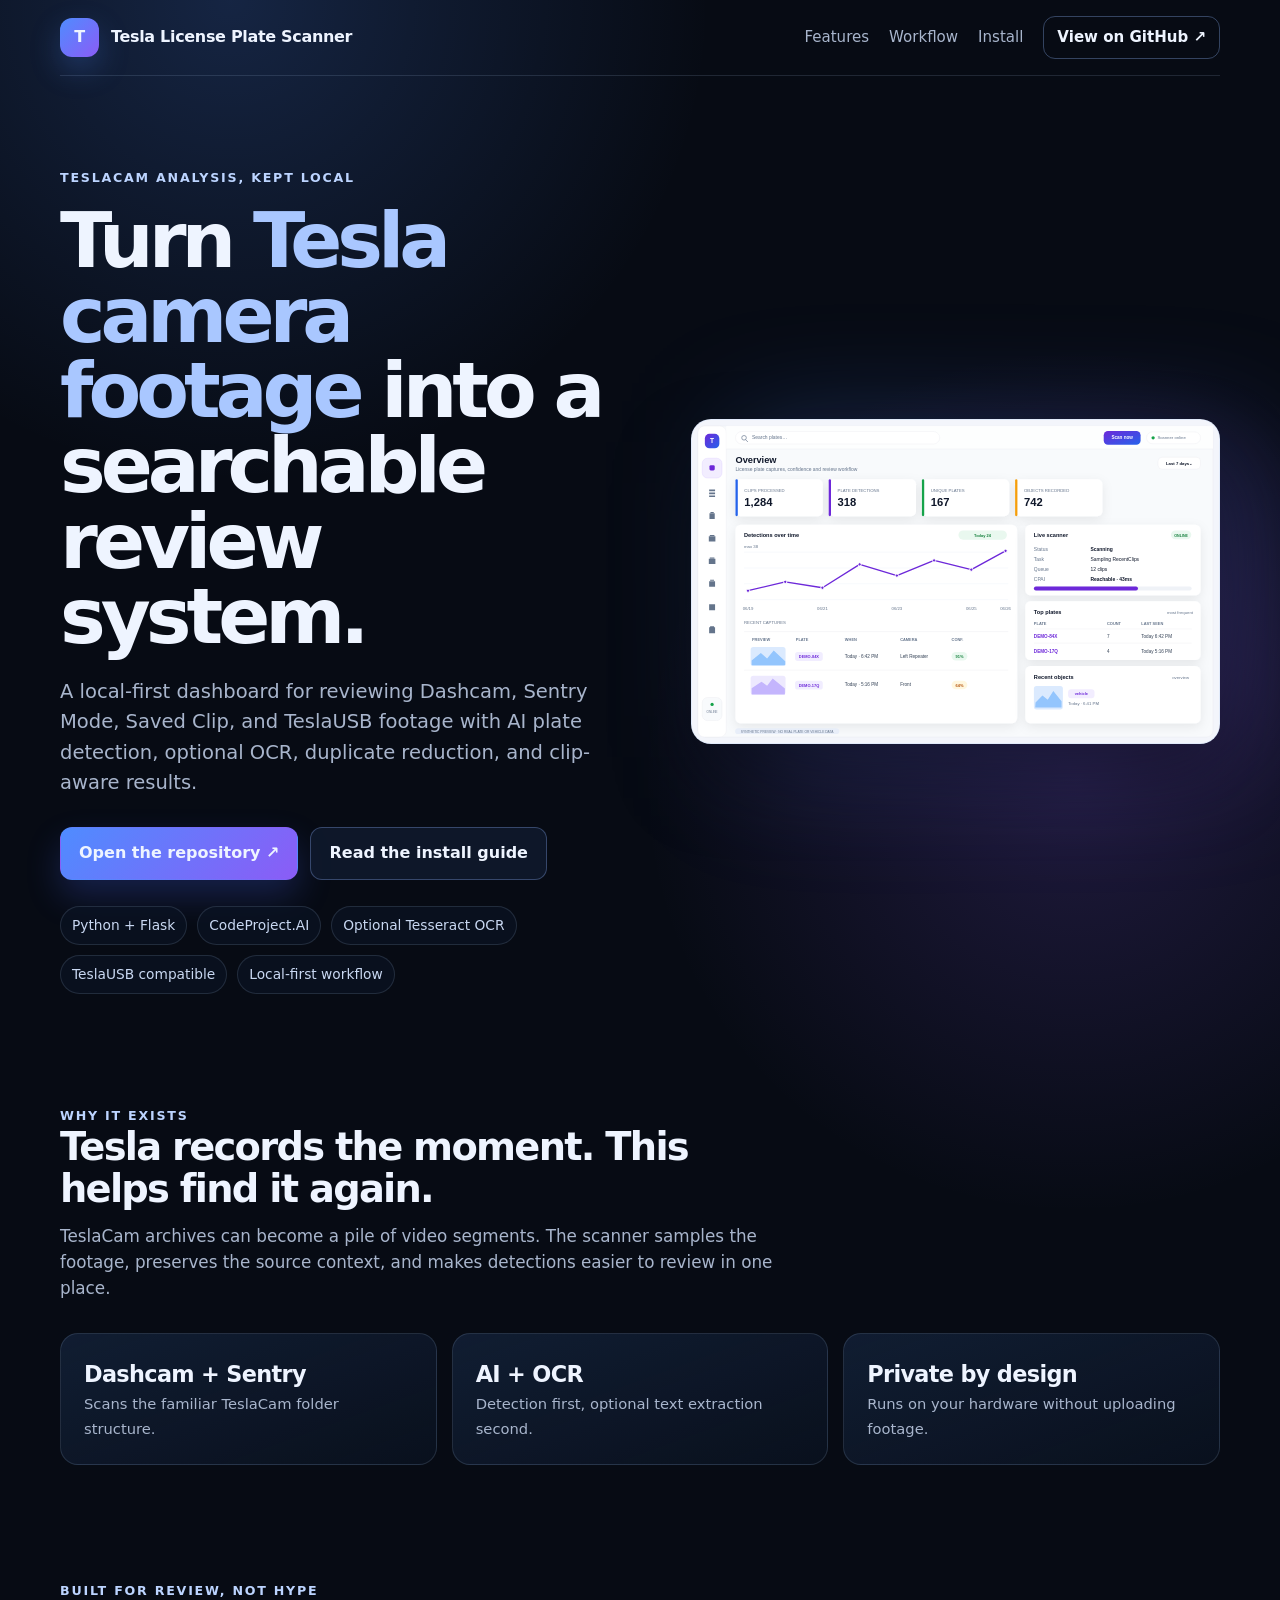
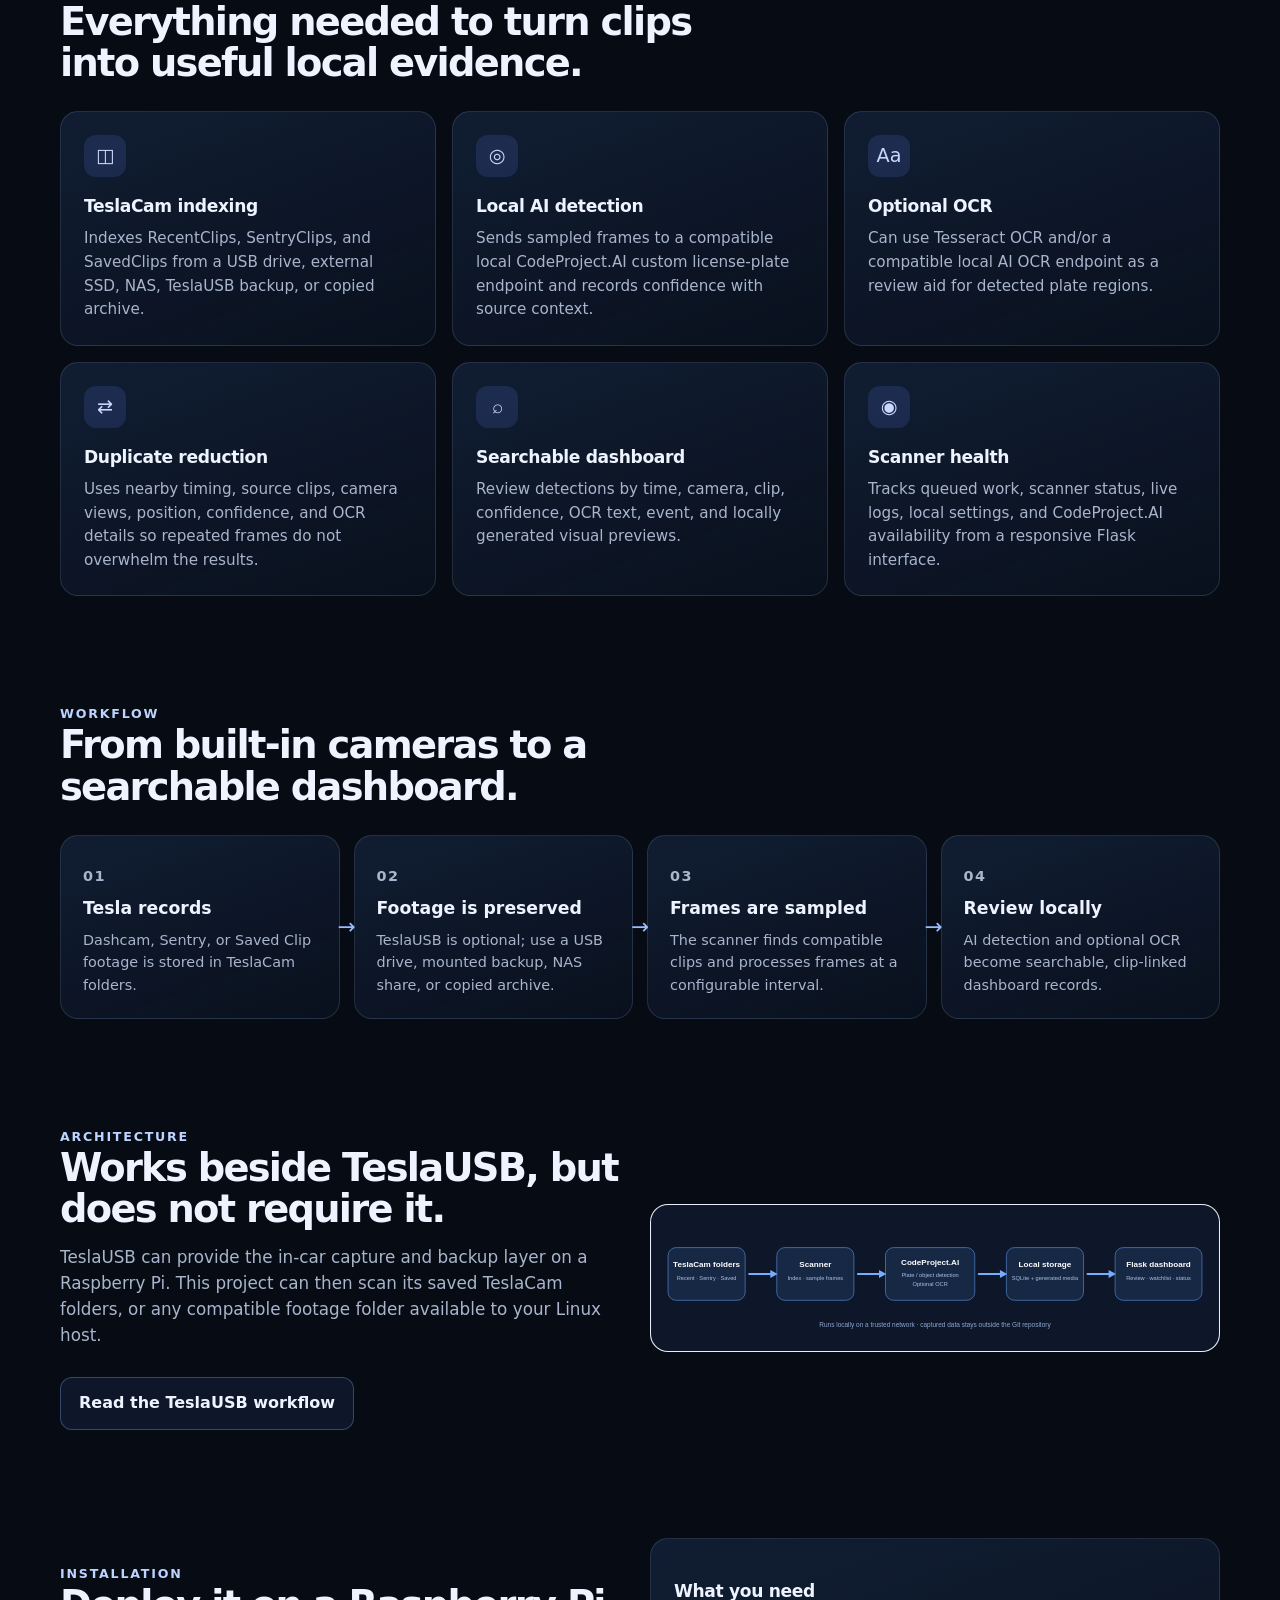
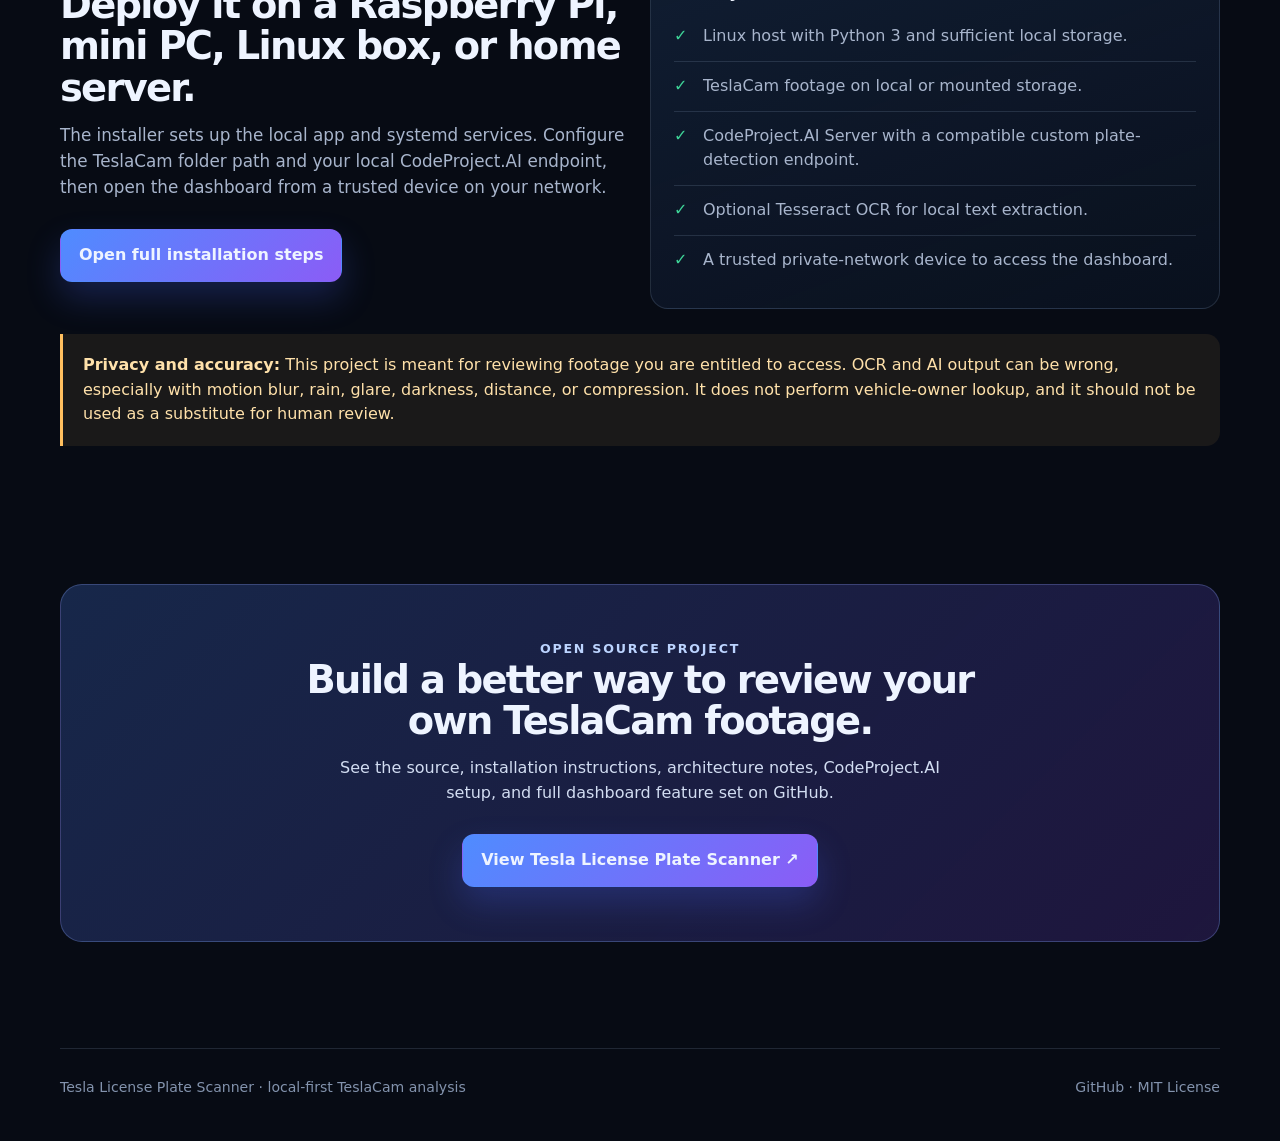
<file: docs/index.html>
<!doctype html>
<html lang="en">
<head>
  <meta charset="utf-8" />
  <meta name="viewport" content="width=device-width, initial-scale=1" />
  <meta name="description" content="Tesla License Plate Scanner is a local-first TeslaCam analysis dashboard for Dashcam, Sentry, Saved Clip, and TeslaUSB footage." />
  <title>Tesla License Plate Scanner</title>
  <style>
    :root {
      --bg: #070b14;
      --panel: #0d1423;
      --panel-2: #111b2e;
      --text: #eef4ff;
      --muted: #a8b5cc;
      --line: rgba(174, 197, 232, .15);
      --blue: #4f8cff;
      --violet: #8b5cf6;
      --green: #3ed598;
      --amber: #ffbf5f;
      --max: 1160px;
    }
    * { box-sizing: border-box; }
    html { scroll-behavior: smooth; }
    body {
      margin: 0;
      color: var(--text);
      background:
        radial-gradient(circle at 18% 0%, rgba(79, 140, 255, .20), transparent 30rem),
        radial-gradient(circle at 84% 18%, rgba(139, 92, 246, .18), transparent 27rem),
        var(--bg);
      font-family: Inter, ui-sans-serif, system-ui, -apple-system, BlinkMacSystemFont, "Segoe UI", sans-serif;
      line-height: 1.55;
    }
    a { color: inherit; text-decoration: none; }
    .wrap { width: min(calc(100% - 36px), var(--max)); margin: 0 auto; }
    nav {
      height: 76px;
      display: flex;
      align-items: center;
      justify-content: space-between;
      gap: 24px;
      border-bottom: 1px solid var(--line);
    }
    .brand { display: flex; align-items: center; gap: 12px; font-weight: 800; letter-spacing: -.02em; }
    .brand-mark {
      width: 39px; height: 39px; border-radius: 12px;
      display: grid; place-items: center;
      background: linear-gradient(135deg, var(--blue), var(--violet));
      box-shadow: 0 12px 30px rgba(79, 140, 255, .25);
      font-weight: 900;
    }
    .nav-links { display: flex; align-items: center; gap: 20px; color: var(--muted); font-size: .94rem; }
    .nav-links a:hover { color: var(--text); }
    .mini-button, .button {
      display: inline-flex; align-items: center; justify-content: center; gap: 9px;
      font-weight: 750; border-radius: 12px; transition: transform .16s ease, border-color .16s ease, background .16s ease;
    }
    .mini-button { border: 1px solid rgba(136, 171, 238, .35); padding: 9px 13px; color: var(--text); }
    .button { padding: 13px 18px; border: 1px solid transparent; }
    .button:hover, .mini-button:hover { transform: translateY(-2px); }
    .button-primary { background: linear-gradient(135deg, var(--blue), var(--violet)); box-shadow: 0 16px 34px rgba(72, 105, 255, .23); }
    .button-secondary { border-color: rgba(136, 171, 238, .33); background: rgba(18, 29, 50, .7); }
    .hero { padding: 92px 0 58px; display: grid; grid-template-columns: 1.05fr .95fr; gap: 46px; align-items: center; }
    .eyebrow { color: #bcd4ff; font-size: .79rem; letter-spacing: .14em; font-weight: 800; text-transform: uppercase; }
    h1 { font-size: clamp(2.7rem, 6vw, 5.3rem); line-height: .98; letter-spacing: -.065em; margin: 15px 0 23px; max-width: 780px; }
    h1 span { color: #a9c7ff; }
    .lead { color: var(--muted); font-size: clamp(1.05rem, 2vw, 1.22rem); max-width: 670px; }
    .actions { display: flex; flex-wrap: wrap; gap: 12px; margin-top: 29px; }
    .trust { display: flex; flex-wrap: wrap; gap: 10px; padding: 26px 0 0; }
    .pill { border: 1px solid var(--line); background: rgba(11, 20, 36, .68); color: #c9d8f2; padding: 8px 11px; border-radius: 999px; font-size: .86rem; }
    .hero-shot { position: relative; }
    .hero-shot::before { content: ""; position: absolute; inset: 7% -6% -4% 10%; background: linear-gradient(135deg, rgba(79,140,255,.38), rgba(139,92,246,.28)); filter: blur(62px); z-index: -1; }
    .dashboard {
      display: block; width: 100%; border-radius: 20px; border: 1px solid rgba(161, 190, 242, .24);
      box-shadow: 0 34px 76px rgba(0,0,0,.42); background: #f5f7fc;
    }
    section { padding: 54px 0; }
    .section-title { max-width: 720px; }
    h2 { margin: 0; font-size: clamp(1.9rem, 3vw, 3rem); line-height: 1.08; letter-spacing: -.045em; }
    .section-copy { color: var(--muted); font-size: 1.05rem; margin-top: 14px; }
    .stats { display: grid; grid-template-columns: repeat(3, 1fr); gap: 15px; margin: 32px 0 8px; }
    .stat, .card, .step { background: linear-gradient(160deg, rgba(18, 31, 53, .92), rgba(10, 18, 32, .78)); border: 1px solid var(--line); border-radius: 18px; }
    .stat { padding: 23px; }
    .stat strong { display:block; font-size: 1.4rem; letter-spacing: -.03em; }
    .stat span { color: var(--muted); font-size: .92rem; }
    .grid-3 { display:grid; grid-template-columns: repeat(3, 1fr); gap: 16px; margin-top: 27px; }
    .card { padding: 23px; min-height: 194px; }
    .icon { width: 42px; height:42px; display:grid; place-items:center; border-radius: 12px; background: rgba(102, 137, 255, .15); color: #c8d8ff; font-size: 1.2rem; }
    h3 { margin: 16px 0 8px; font-size: 1.07rem; letter-spacing: -.02em; }
    .card p { margin: 0; color: var(--muted); font-size: .95rem; }
    .workflow { display:grid; grid-template-columns: repeat(4, 1fr); gap: 14px; margin-top: 28px; }
    .step { padding: 22px; position:relative; }
    .step:not(:last-child)::after { content: "→"; position:absolute; right:-17px; top: 50%; transform:translateY(-50%); color:#9bbcff; font-size: 1.35rem; z-index:2; }
    .step-no { color:#9bbcff; font-size:.8rem; font-weight:800; letter-spacing:.1em; }
    .step strong { display:block; margin-top:8px; font-size:1.08rem; }
    .step span { display:block; margin-top:7px; color:var(--muted); font-size:.9rem; }
    .split { display:grid; grid-template-columns: 1fr 1fr; gap: 20px; align-items:center; }
    .pipeline { display:block; width:100%; border:1px solid var(--line); border-radius:18px; background:#f3f5fb; }
    .checklist { padding: 0; margin: 0; list-style: none; }
    .checklist li { position:relative; padding:12px 0 12px 29px; color:var(--muted); border-bottom: 1px solid var(--line); }
    .checklist li:last-child { border-bottom: 0; }
    .checklist li::before { content: "✓"; position:absolute; left:0; color:var(--green); font-weight:900; }
    .notice { margin-top: 25px; padding: 19px 20px; border-left: 3px solid var(--amber); background: rgba(255, 191, 95, .08); border-radius: 0 14px 14px 0; color: #ffe1aa; }
    .cta { margin-top: 30px; padding: clamp(27px, 5vw, 54px); border-radius: 22px; border: 1px solid rgba(140, 170, 255, .28); background: linear-gradient(135deg, rgba(54, 92, 174, .35), rgba(91, 53, 172, .27)); text-align:center; }
    .cta h2 { max-width: 680px; margin: 0 auto; }
    .cta p { color: #d2ddf2; max-width: 650px; margin: 14px auto 24px; }
    footer { margin-top: 52px; border-top: 1px solid var(--line); padding: 28px 0 42px; color: #8393ad; font-size: .88rem; }
    footer .foot { display:flex; justify-content:space-between; align-items:center; gap:16px; }
    @media (max-width: 900px) {
      .hero, .split { grid-template-columns: 1fr; }
      .hero { padding-top: 62px; }
      .workflow { grid-template-columns: repeat(2, 1fr); }
      .step:nth-child(2)::after { display:none; }
      .grid-3 { grid-template-columns: 1fr 1fr; }
    }
    @media (max-width: 620px) {
      .nav-links a { display:none; }
      .stats, .grid-3, .workflow { grid-template-columns: 1fr; }
      .step::after { display:none; }
      nav { height:66px; }
      .hero { gap: 31px; }
      .section-copy { font-size: 1rem; }
      .button { width:100%; }
      .actions { display:block; }
      .actions .button { margin-bottom:10px; }
      footer .foot { align-items:flex-start; flex-direction:column; }
    }
  </style>
</head>
<body>
  <div class="wrap">
    <nav>
      <a class="brand" href="#top" aria-label="Tesla License Plate Scanner home">
        <span class="brand-mark">T</span><span>Tesla License Plate Scanner</span>
      </a>
      <div class="nav-links">
        <a href="#features">Features</a>
        <a href="#workflow">Workflow</a>
        <a href="#install">Install</a>
        <a class="mini-button" href="https://github.com/prokyle123/tesla-license-plate-scanner">View on GitHub ↗</a>
      </div>
    </nav>

    <main id="top">
      <section class="hero">
        <div>
          <div class="eyebrow">TeslaCam analysis, kept local</div>
          <h1>Turn <span>Tesla camera footage</span> into a searchable review system.</h1>
          <p class="lead">A local-first dashboard for reviewing Dashcam, Sentry Mode, Saved Clip, and TeslaUSB footage with AI plate detection, optional OCR, duplicate reduction, and clip-aware results.</p>
          <div class="actions">
            <a class="button button-primary" href="https://github.com/prokyle123/tesla-license-plate-scanner">Open the repository ↗</a>
            <a class="button button-secondary" href="https://github.com/prokyle123/tesla-license-plate-scanner#install-tesla-license-plate-scanner">Read the install guide</a>
          </div>
          <div class="trust">
            <span class="pill">Python + Flask</span>
            <span class="pill">CodeProject.AI</span>
            <span class="pill">Optional Tesseract OCR</span>
            <span class="pill">TeslaUSB compatible</span>
            <span class="pill">Local-first workflow</span>
          </div>
        </div>
        <div class="hero-shot">
          <img class="dashboard" src="images/dashboard-preview.svg" alt="Synthetic Tesla License Plate Scanner dashboard preview" />
        </div>
      </section>

      <section>
        <div class="section-title">
          <div class="eyebrow">Why it exists</div>
          <h2>Tesla records the moment. This helps find it again.</h2>
          <p class="section-copy">TeslaCam archives can become a pile of video segments. The scanner samples the footage, preserves the source context, and makes detections easier to review in one place.</p>
        </div>
        <div class="stats">
          <div class="stat"><strong>Dashcam + Sentry</strong><span>Scans the familiar TeslaCam folder structure.</span></div>
          <div class="stat"><strong>AI + OCR</strong><span>Detection first, optional text extraction second.</span></div>
          <div class="stat"><strong>Private by design</strong><span>Runs on your hardware without uploading footage.</span></div>
        </div>
      </section>

      <section id="features">
        <div class="section-title">
          <div class="eyebrow">Built for review, not hype</div>
          <h2>Everything needed to turn clips into useful local evidence.</h2>
        </div>
        <div class="grid-3">
          <article class="card"><div class="icon">◫</div><h3>TeslaCam indexing</h3><p>Indexes RecentClips, SentryClips, and SavedClips from a USB drive, external SSD, NAS, TeslaUSB backup, or copied archive.</p></article>
          <article class="card"><div class="icon">◎</div><h3>Local AI detection</h3><p>Sends sampled frames to a compatible local CodeProject.AI custom license-plate endpoint and records confidence with source context.</p></article>
          <article class="card"><div class="icon">Aa</div><h3>Optional OCR</h3><p>Can use Tesseract OCR and/or a compatible local AI OCR endpoint as a review aid for detected plate regions.</p></article>
          <article class="card"><div class="icon">⇄</div><h3>Duplicate reduction</h3><p>Uses nearby timing, source clips, camera views, position, confidence, and OCR details so repeated frames do not overwhelm the results.</p></article>
          <article class="card"><div class="icon">⌕</div><h3>Searchable dashboard</h3><p>Review detections by time, camera, clip, confidence, OCR text, event, and locally generated visual previews.</p></article>
          <article class="card"><div class="icon">◉</div><h3>Scanner health</h3><p>Tracks queued work, scanner status, live logs, local settings, and CodeProject.AI availability from a responsive Flask interface.</p></article>
        </div>
      </section>

      <section id="workflow">
        <div class="section-title">
          <div class="eyebrow">Workflow</div>
          <h2>From built-in cameras to a searchable dashboard.</h2>
        </div>
        <div class="workflow">
          <div class="step"><span class="step-no">01</span><strong>Tesla records</strong><span>Dashcam, Sentry, or Saved Clip footage is stored in TeslaCam folders.</span></div>
          <div class="step"><span class="step-no">02</span><strong>Footage is preserved</strong><span>TeslaUSB is optional; use a USB drive, mounted backup, NAS share, or copied archive.</span></div>
          <div class="step"><span class="step-no">03</span><strong>Frames are sampled</strong><span>The scanner finds compatible clips and processes frames at a configurable interval.</span></div>
          <div class="step"><span class="step-no">04</span><strong>Review locally</strong><span>AI detection and optional OCR become searchable, clip-linked dashboard records.</span></div>
        </div>
      </section>

      <section>
        <div class="split">
          <div>
            <div class="eyebrow">Architecture</div>
            <h2>Works beside TeslaUSB, but does not require it.</h2>
            <p class="section-copy">TeslaUSB can provide the in-car capture and backup layer on a Raspberry Pi. This project can then scan its saved TeslaCam folders, or any compatible footage folder available to your Linux host.</p>
            <div class="actions"><a class="button button-secondary" href="https://github.com/prokyle123/tesla-license-plate-scanner#teslausb--teslacam-workflow">Read the TeslaUSB workflow</a></div>
          </div>
          <img class="pipeline" src="images/pipeline.svg" alt="Tesla License Plate Scanner processing pipeline" />
        </div>
      </section>

      <section id="install">
        <div class="split">
          <div>
            <div class="eyebrow">Installation</div>
            <h2>Deploy it on a Raspberry Pi, mini PC, Linux box, or home server.</h2>
            <p class="section-copy">The installer sets up the local app and systemd services. Configure the TeslaCam folder path and your local CodeProject.AI endpoint, then open the dashboard from a trusted device on your network.</p>
            <div class="actions"><a class="button button-primary" href="https://github.com/prokyle123/tesla-license-plate-scanner#install-tesla-license-plate-scanner">Open full installation steps</a></div>
          </div>
          <div class="card">
            <h3>What you need</h3>
            <ul class="checklist">
              <li>Linux host with Python 3 and sufficient local storage.</li>
              <li>TeslaCam footage on local or mounted storage.</li>
              <li>CodeProject.AI Server with a compatible custom plate-detection endpoint.</li>
              <li>Optional Tesseract OCR for local text extraction.</li>
              <li>A trusted private-network device to access the dashboard.</li>
            </ul>
          </div>
        </div>
        <div class="notice"><strong>Privacy and accuracy:</strong> This project is meant for reviewing footage you are entitled to access. OCR and AI output can be wrong, especially with motion blur, rain, glare, darkness, distance, or compression. It does not perform vehicle-owner lookup, and it should not be used as a substitute for human review.</div>
      </section>

      <section>
        <div class="cta">
          <div class="eyebrow">Open source project</div>
          <h2>Build a better way to review your own TeslaCam footage.</h2>
          <p>See the source, installation instructions, architecture notes, CodeProject.AI setup, and full dashboard feature set on GitHub.</p>
          <div class="actions" style="justify-content:center"><a class="button button-primary" href="https://github.com/prokyle123/tesla-license-plate-scanner">View Tesla License Plate Scanner ↗</a></div>
        </div>
      </section>
    </main>

    <footer>
      <div class="foot">
        <span>Tesla License Plate Scanner · local-first TeslaCam analysis</span>
        <span><a href="https://github.com/prokyle123/tesla-license-plate-scanner">GitHub</a> · <a href="https://github.com/prokyle123/tesla-license-plate-scanner/blob/main/LICENSE">MIT License</a></span>
      </div>
    </footer>
  </div>
</body>
</html>
</file>
